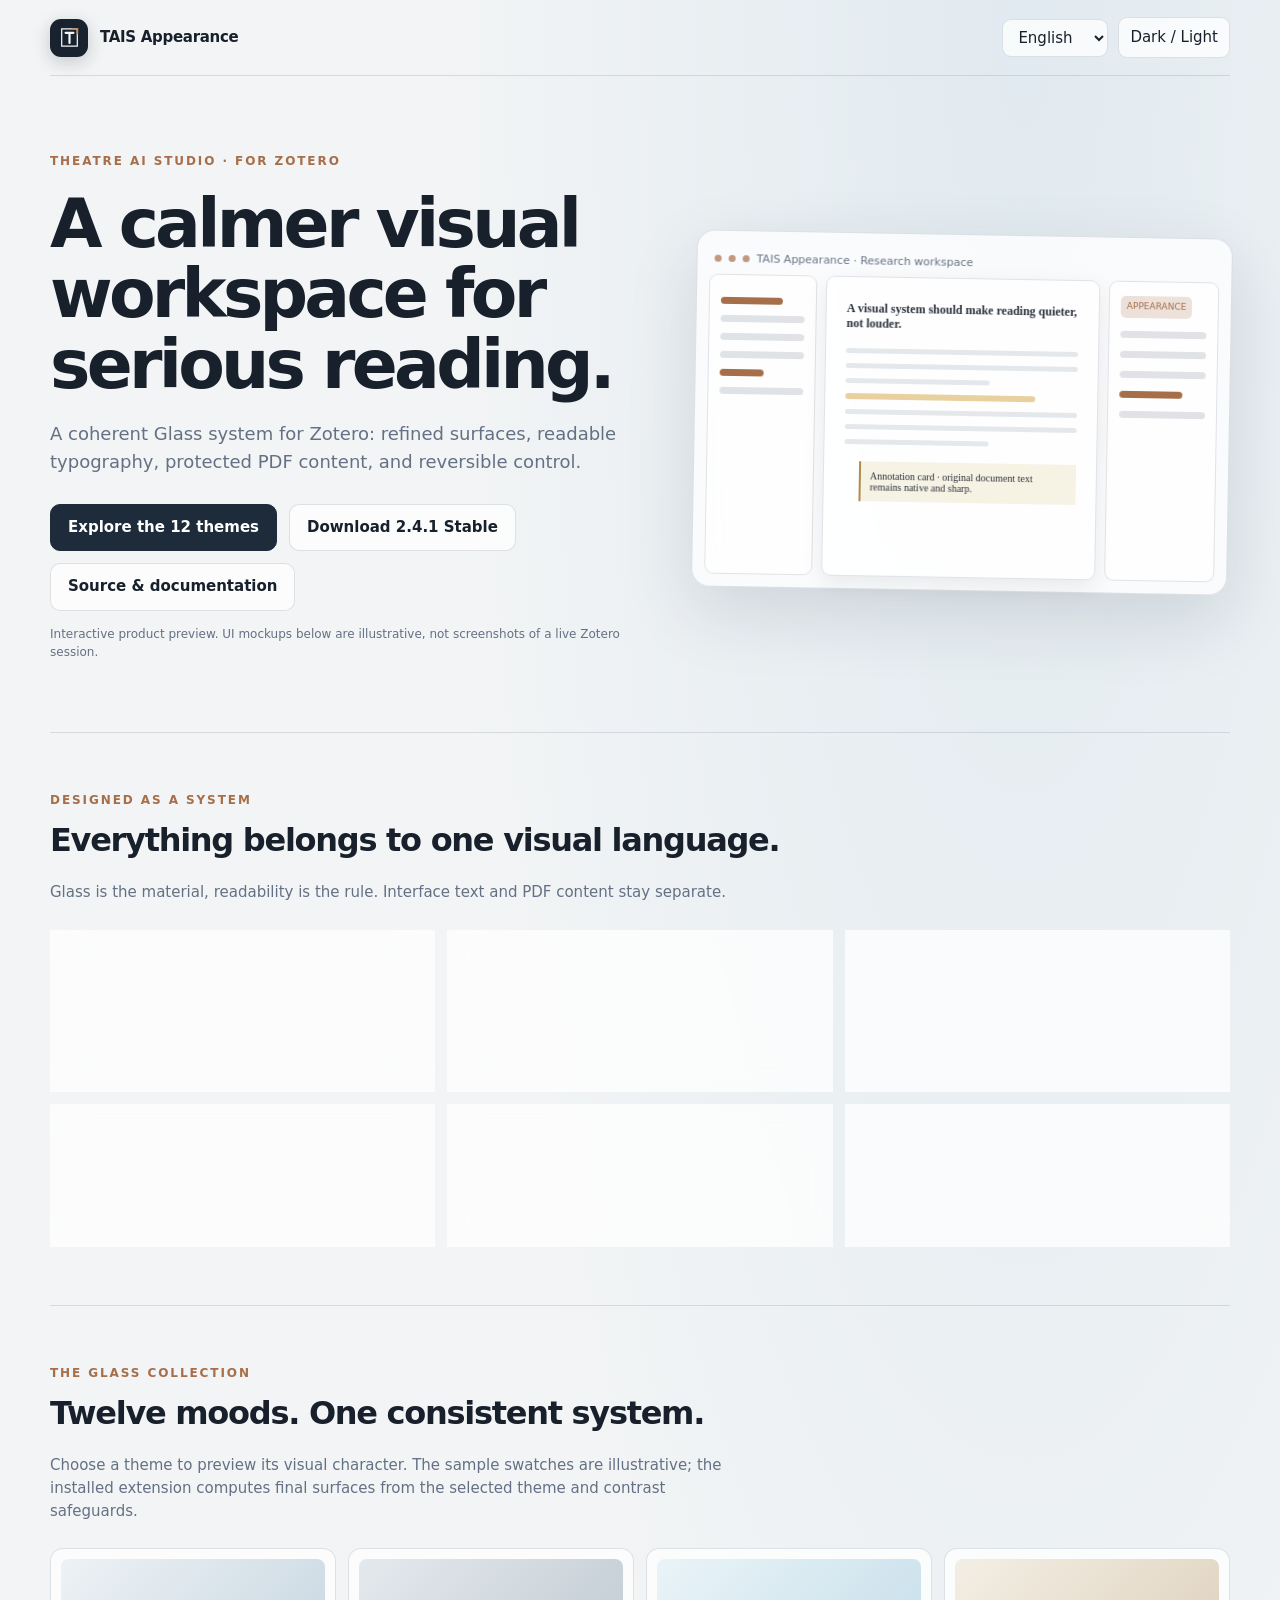
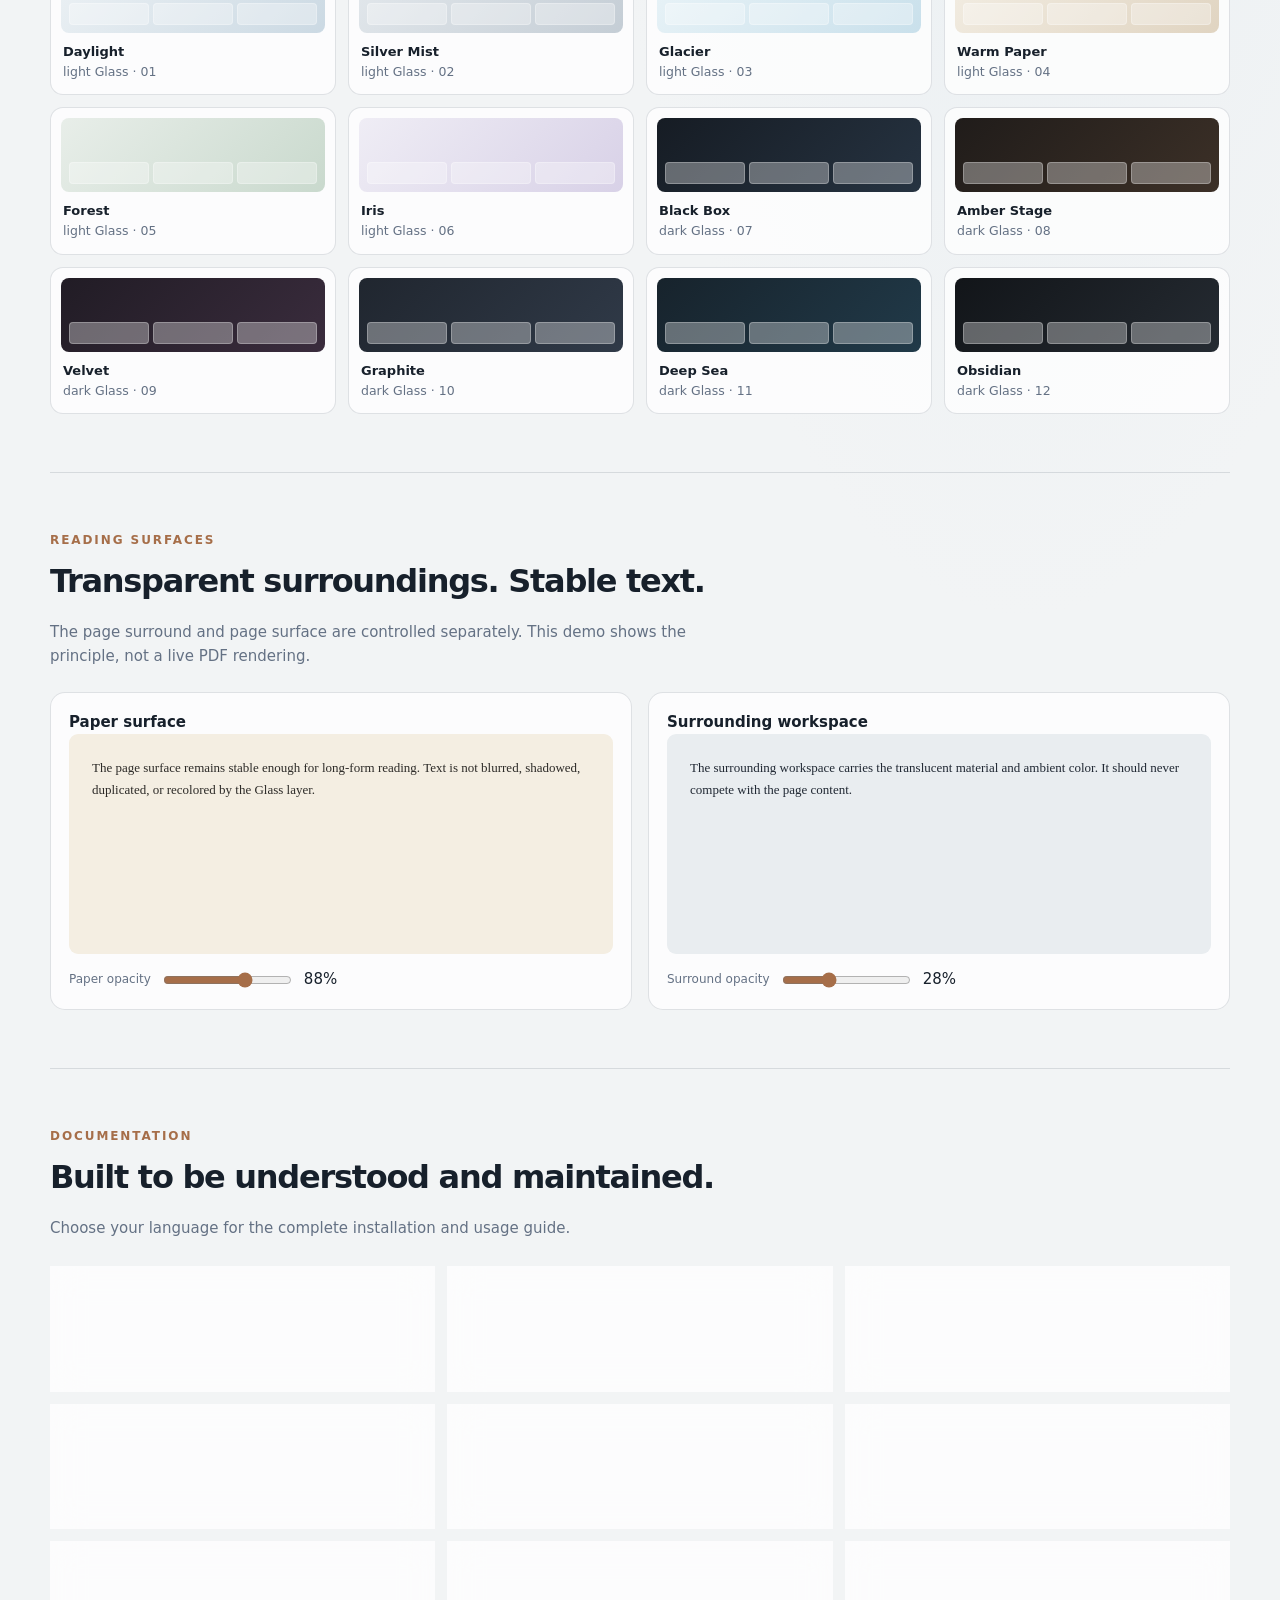
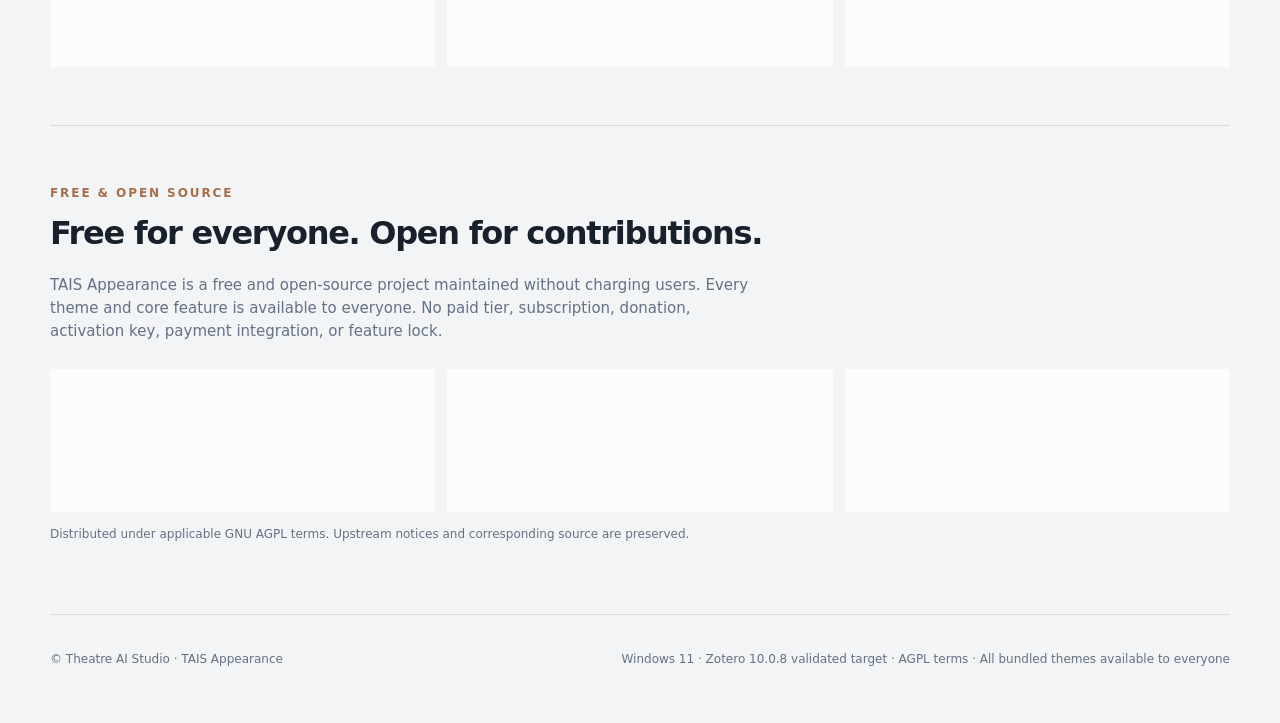
<file: index.html>
<!doctype html>
<html lang="en">
<head>
<meta charset="utf-8"><meta name="viewport" content="width=device-width,initial-scale=1">
<meta name="description" content="TAIS Appearance — a Glass appearance and reading environment for Zotero, by Theatre AI Studio.">
<title>TAIS Appearance — Theatre AI Studio</title>
<style>
:root{color-scheme:light;--bg:#f2f4f5;--ink:#17202b;--muted:#647184;--line:rgba(30,44,62,.13);--panel:rgba(255,255,255,.74);--accent:#a66e49;--shadow:0 24px 70px rgba(27,39,55,.13)}
*{box-sizing:border-box}body{margin:0;background:radial-gradient(ellipse at 80% 0%,#e1eaf0 0,transparent 40%),var(--bg);color:var(--ink);font:15px/1.55 system-ui,-apple-system,"Segoe UI",sans-serif;transition:background .25s,color .25s}
body.dark{color-scheme:dark;--bg:#151a21;--ink:#eef2f7;--muted:#b1bdca;--line:rgba(205,220,238,.15);--panel:rgba(35,43,54,.78);--accent:#d6a47f;--shadow:0 24px 70px rgba(0,0,0,.32);background:radial-gradient(ellipse at 80% 0%,#263545 0,transparent 42%),var(--bg)}
a{color:inherit;text-decoration:none}button,select{font:inherit}button{cursor:pointer}
.wrap{width:min(1180px,calc(100% - 40px));margin:auto}
nav{height:76px;display:flex;align-items:center;justify-content:space-between;border-bottom:1px solid var(--line)}
.brand{display:flex;align-items:center;gap:12px;font-weight:700;letter-spacing:-.02em}.mark{width:38px;height:38px;border-radius:11px;background:#18232f;display:grid;place-items:center;box-shadow:0 5px 18px #18232f33}.mark svg{width:25px;height:25px}
.navright{display:flex;align-items:center;gap:10px}.navright select,.toggle{border:1px solid var(--line);background:var(--panel);color:var(--ink);border-radius:9px;padding:8px 11px}
.hero{padding:76px 0 58px;display:grid;grid-template-columns:1.05fr .95fr;gap:52px;align-items:center}
.eyebrow{color:var(--accent);font-size:12px;letter-spacing:.16em;text-transform:uppercase;font-weight:750}
h1{font-size:clamp(40px,5.3vw,68px);line-height:1.04;letter-spacing:-.055em;margin:18px 0 20px;max-width:660px}
.lead{font-size:18px;color:var(--muted);max-width:570px}
.actions{display:flex;gap:12px;flex-wrap:wrap;margin-top:28px}.btn{border:1px solid var(--line);border-radius:10px;padding:11px 17px;background:var(--panel);color:var(--ink);font-weight:650}.btn.primary{background:#1d2b3a;color:white;border-color:#1d2b3a}
.note{font-size:12px;color:var(--muted);margin-top:14px}
.window{background:var(--panel);border:1px solid var(--line);border-radius:18px;box-shadow:var(--shadow);padding:12px;backdrop-filter:blur(24px);transform:rotate(1deg)}
.wtop{height:31px;display:flex;align-items:center;gap:7px;padding:0 5px;color:var(--muted);font-size:11px}.dot{width:7px;height:7px;border-radius:50%;background:var(--accent);opacity:.7}
.wbody{display:grid;grid-template-columns:108px 1fr 110px;gap:9px;min-height:300px}
.sidebar,.meta,.doc{border:1px solid var(--line);border-radius:9px;background:var(--panel);padding:11px}
.side-line{height:7px;border-radius:5px;background:var(--line);margin:11px 0}.side-line.active{background:var(--accent);width:74%}
.doc{background:rgba(255,255,255,.78);color:#29313b;padding:24px 20px;box-shadow:0 8px 22px rgba(0,0,0,.07)}body.dark .doc{background:rgba(232,237,242,.86);color:#202833}
.dochead{font:600 12px Georgia,serif;margin-bottom:17px}.docline{height:5px;background:#7f8a9633;border-radius:3px;margin:10px 0}.docline.short{width:62%}.highlight{height:6px;width:82%;background:#d4aa4b88;border-radius:3px;margin:10px 0}.annot{margin:17px 0 0 15px;padding:9px;border-left:2px solid #b18a4d;background:#d8bd7a33;font:10px Georgia,serif}
.meta .side-line{margin:13px 0}.meta .pill{font-size:9px;border-radius:5px;background:#a66e4933;color:var(--accent);padding:4px 6px;display:inline-block}
section{padding:58px 0;border-top:1px solid var(--line)}h2{font-size:32px;letter-spacing:-.04em;margin:7px 0 12px} .sub{color:var(--muted);max-width:700px}
.features{display:grid;grid-template-columns:repeat(3,1fr);gap:13px;margin-top:26px}
.card{padding:20px;border:1px solid var(--line);border-radius:14px;background:var(--panel);backdrop-filter:blur(16px)}.num{color:var(--accent);font-size:11px;font-weight:800;letter-spacing:.1em}.card h3{margin:10px 0 6px;font-size:17px}.card p{color:var(--muted);font-size:13px;margin:0}
.themegrid{display:grid;grid-template-columns:repeat(4,1fr);gap:12px;margin-top:24px}.theme{padding:10px;border:1px solid var(--line);border-radius:13px;background:var(--panel);text-align:left;color:var(--ink)}.swatch{height:74px;border-radius:8px;display:flex;align-items:flex-end;padding:8px;gap:4px}.swatch span{height:22px;flex:1;border-radius:4px;background:#ffffff55;border:1px solid #ffffff44}.theme strong{display:block;margin:9px 2px 0;font-size:13px}.theme small{display:block;color:var(--muted);margin:0 2px 3px}
.demo{display:grid;grid-template-columns:1fr 1fr;gap:16px;margin-top:24px}.demoPanel{border:1px solid var(--line);border-radius:15px;background:var(--panel);padding:18px}.paper{background:#f4eee2;color:#2c2a27;border-radius:9px;padding:23px;font:13px/1.7 Georgia,serif;min-height:220px}.paper.darkpaper{background:#e9edf0;color:#202833}.controls{display:flex;align-items:center;gap:10px;flex-wrap:wrap;margin-top:14px}.controls label{font-size:12px;color:var(--muted)}input[type=range]{accent-color:var(--accent)}
footer{padding:35px 0 55px;border-top:1px solid var(--line);color:var(--muted);font-size:12px;display:flex;justify-content:space-between;gap:20px;flex-wrap:wrap}
@media(max-width:820px){.hero{grid-template-columns:1fr;padding-top:48px;gap:30px}.features{grid-template-columns:repeat(2,1fr)}.themegrid{grid-template-columns:repeat(3,1fr)}}
@media(max-width:560px){.wrap{width:calc(100% - 28px)}nav{height:auto;padding:13px 0;align-items:flex-start}.navright{flex-wrap:wrap;justify-content:flex-end}.hero{padding:42px 0}.features,.demo{grid-template-columns:1fr}.themegrid{grid-template-columns:repeat(2,1fr)}.wbody{grid-template-columns:70px 1fr}.meta{display:none}.window{transform:none}}
</style></head>
<body>
<div class="wrap">
<nav><a class="brand" href="#"><span class="mark"><svg viewBox="0 0 32 32" fill="none" aria-hidden="true"><path d="M6 5h20v22H6z" stroke="#F3F5F7" stroke-width="1.6"/><path d="M11 10h10M16 10v13" stroke="#F3F5F7" stroke-width="2.8" stroke-linecap="round"/><path d="M20 5l6 0v6" stroke="#C58E66" stroke-width="2.3" stroke-linecap="round"/></svg></span><span>TAIS Appearance</span></a><div class="navright"><select id="lang" aria-label="Language"><option value="en">English</option><option value="zh">简体中文</option><option value="ja">日本語</option><option value="ko">한국어</option><option value="fr">Français</option></select><button class="toggle" id="mode" type="button">Dark / Light</button></div></nav>
<header class="hero"><div><div class="eyebrow" data-t="eyebrow">THEATRE AI STUDIO · FOR ZOTERO</div><h1 data-t="title">A calmer visual workspace for serious reading.</h1><p class="lead" data-t="lead">A coherent Glass system for Zotero: refined surfaces, readable typography, protected PDF content, and reversible control.</p><div class="actions"><a class="btn primary" href="#themes" data-t="explore">Explore the 12 themes</a><a class="btn" href="https://github.com/LIPO1024/tais-appearance/releases/download/v2.4.1/TAIS_Appearance-2.4.1.xpi" data-t="download">Download 2.4.1 Stable</a><a class="btn" href="https://github.com/LIPO1024/tais-appearance" data-t="source">Source & documentation</a></div><p class="note" data-t="note">Interactive product preview. UI mockups below are illustrative, not screenshots of a live Zotero session.</p></div>
<div class="window" aria-label="Illustrative Zotero workspace preview"><div class="wtop"><i class="dot"></i><i class="dot"></i><i class="dot"></i><span>TAIS Appearance · Research workspace</span></div><div class="wbody"><aside class="sidebar"><div class="side-line active"></div><div class="side-line"></div><div class="side-line"></div><div class="side-line"></div><div class="side-line active" style="width:52%"></div><div class="side-line"></div></aside><article class="doc"><div class="dochead">A visual system should make reading quieter, not louder.</div><div class="docline"></div><div class="docline"></div><div class="docline short"></div><div class="highlight"></div><div class="docline"></div><div class="docline"></div><div class="docline short"></div><div class="annot">Annotation card · original document text remains native and sharp.</div></article><aside class="meta"><span class="pill">APPEARANCE</span><div class="side-line"></div><div class="side-line"></div><div class="side-line"></div><div class="side-line active"></div><div class="side-line"></div></aside></div></div></header>
<section id="features"><div class="eyebrow" data-t="featuresEyebrow">DESIGNED AS A SYSTEM</div><h2 data-t="featuresTitle">Everything belongs to one visual language.</h2><p class="sub" data-t="featuresSub">Glass is the material, readability is the rule. Interface text and PDF content stay separate.</p><div class="features">
<div class="card"><div class="num">01</div><h3 data-t="f1">12 curated Glass presets</h3><p data-t="f1d">Six light and six dark presets with distinct tone, surface hierarchy, borders, and accents.</p></div>
<div class="card"><div class="num">02</div><h3 data-t="f2">Typography that respects reading</h3><p data-t="f2d">Independent controls for Zotero interface text and annotation cards. PDF-embedded fonts are untouched.</p></div>
<div class="card"><div class="num">03</div><h3 data-t="f3">Protected PDF experience</h3><p data-t="f3d">The plugin styles the surrounding environment, not PDF glyphs, canvas pixels, or native selection.</p></div>
<div class="card"><div class="num">04</div><h3 data-t="f4">Reversible previews</h3><p data-t="f4d">Preview, compare, apply, cancel, undo, and restore without rewriting library content.</p></div>
<div class="card"><div class="num">05</div><h3 data-t="f5">Local backgrounds</h3><p data-t="f5d">Built-in Stage Mist and custom images are processed locally. No image upload is required.</p></div>
<div class="card"><div class="num">06</div><h3 data-t="f6">Profiles and Safe Mode</h3><p data-t="f6d">Back up settings, import scoped profiles, inspect conflicts, and return to native Zotero.</p></div>
</div></section>
<section id="themes"><div class="eyebrow" data-t="themesEyebrow">THE GLASS COLLECTION</div><h2 data-t="themesTitle">Twelve moods. One consistent system.</h2><p class="sub" data-t="themesSub">Choose a theme to preview its visual character. The sample swatches are illustrative; the installed extension computes final surfaces from the selected theme and contrast safeguards.</p><div class="themegrid" id="themegrid"></div></section>
<section id="reading"><div class="eyebrow" data-t="readingEyebrow">READING SURFACES</div><h2 data-t="readingTitle">Transparent surroundings. Stable text.</h2><p class="sub" data-t="readingSub">The page surround and page surface are controlled separately. This demo shows the principle, not a live PDF rendering.</p><div class="demo"><div class="demoPanel"><strong data-t="paperLabel">Paper surface</strong><div class="paper" id="paper">The page surface remains stable enough for long-form reading. Text is not blurred, shadowed, duplicated, or recolored by the Glass layer.</div><div class="controls"><label for="paperAlpha" data-t="paperOpacity">Paper opacity</label><input id="paperAlpha" type="range" min="65" max="100" value="88"><output id="paperValue">88%</output></div></div><div class="demoPanel"><strong data-t="surroundLabel">Surrounding workspace</strong><div class="paper darkpaper" id="surround">The surrounding workspace carries the translucent material and ambient color. It should never compete with the page content.</div><div class="controls"><label for="surroundAlpha" data-t="surroundOpacity">Surround opacity</label><input id="surroundAlpha" type="range" min="8" max="65" value="28"><output id="surroundValue">28%</output></div></div></div></section>
<section id="docs"><div class="eyebrow" data-t="docsEyebrow">DOCUMENTATION</div><h2 data-t="docsTitle">Built to be understood and maintained.</h2><p class="sub">Choose your language for the complete installation and usage guide.</p><div class="features"><a class="card" href="https://github.com/LIPO1024/tais-appearance/blob/main/docs/USER_GUIDE.zh-CN.md"><h3>简体中文使用手册</h3><p>安装、主题、字体、背景、个人方案与恢复。</p></a><a class="card" href="https://github.com/LIPO1024/tais-appearance/blob/main/docs/USER_GUIDE.en-US.md"><h3>English user guide</h3><p>Installation, themes, typography, backgrounds, profiles, and recovery.</p></a><a class="card" href="https://github.com/LIPO1024/tais-appearance/blob/main/docs/USER_GUIDE.ja-JP.md"><h3>日本語ユーザーガイド</h3><p>インストール、テーマ、文字設定、背景、プロファイルと復元。</p></a><a class="card" href="https://github.com/LIPO1024/tais-appearance/blob/main/docs/USER_GUIDE.ko-KR.md"><h3>한국어 사용 설명서</h3><p>설치, 테마, 글꼴, 배경, 프로필 및 복구 안내.</p></a><a class="card" href="https://github.com/LIPO1024/tais-appearance/blob/main/docs/USER_GUIDE.fr-FR.md"><h3>Guide utilisateur français</h3><p>Installation, thèmes, typographie, arrière-plans, profils et restauration.</p></a><a class="card" href="https://github.com/LIPO1024/tais-appearance/blob/main/docs/I18N-STATUS.md"><h3>Language coverage & review</h3><p>Five interface languages. Translation drafts are complete; native-speaker review remains pending.</p></a><a class="card" href="https://github.com/LIPO1024/tais-appearance/blob/main/docs/COMPATIBILITY.md"><h3>Compatibility matrix</h3><p>See tested targets and the platform support boundary.</p></a><a class="card" href="https://github.com/LIPO1024/tais-appearance/blob/main/docs/PLATFORM-ADAPTER-ARCHITECTURE.md"><h3>Platform adapters</h3><p>Understand the Windows backend and macOS/Linux research paths.</p></a><a class="card" href="https://github.com/LIPO1024/tais-appearance/blob/main/docs/LOCALIZATION-GLOSSARY.md"><h3>Localization glossary</h3><p>Five-language terminology and the native review workflow.</p></a></div></section>
<section id="opensource"><div class="eyebrow" data-t="openEyebrow">FREE & OPEN SOURCE</div><h2 data-t="openTitle">Free for everyone. Open for contributions.</h2><p class="sub" data-t="openSub">TAIS Appearance is a free and open-source project maintained without charging users. Every theme and core feature is available to everyone. No paid tier, subscription, donation, activation key, payment integration, or feature lock.</p><div class="features"><a class="card" href="https://github.com/LIPO1024/tais-appearance"><div class="num">01</div><h3 data-t="openCode">Explore the source</h3><p data-t="openCodeD">Read the code, inspect the license, and build the plugin yourself.</p></a><a class="card" href="https://github.com/LIPO1024/tais-appearance/issues"><div class="num">02</div><h3 data-t="openIssues">Report issues</h3><p data-t="openIssuesD">Share reproducible bugs, compatibility findings, and practical suggestions.</p></a><a class="card" href="https://github.com/LIPO1024/tais-appearance/blob/main/CONTRIBUTING.md"><div class="num">03</div><h3 data-t="openContribute">Contribute</h3><p data-t="openContributeD">Help with code, documentation, translation review, and testing.</p></a></div><p class="note" data-t="openLicense">Distributed under applicable GNU AGPL terms. Upstream notices and corresponding source are preserved.</p></section>
<footer><span>© Theatre AI Studio · TAIS Appearance</span><span data-t="footer">Windows 11 · Zotero 10.0.8 validated target · AGPL terms · All bundled themes available to everyone</span></footer>
</div>
<script>
const themes=[
['Daylight','light','#edf2f5','#cbd9e3','#a9c0d2','#8c9eaa'],['Silver Mist','light','#e4e9ed','#c4cdd5','#aebbc5','#8598a7'],['Glacier','light','#eaf4f8','#c9e0eb','#9fc6d8','#739fb8'],['Warm Paper','light','#f3eee4','#e0d4c1','#c6b69e','#9f8667'],['Forest','light','#e8eee9','#c9d9cd','#a9c1af','#6e927a'],['Iris','light','#efedf5','#d8d1e7','#bcb0d8','#8875ae'],['Black Box','dark','#161c24','#263341','#38495b','#b58a68'],['Amber Stage','dark','#201c1a','#3c3027','#72533a','#d5a16f'],['Velvet','dark','#211c25','#3a2c3d','#5b4260','#c29ab8'],['Graphite','dark','#20262f','#303a48','#3d4a5b','#91b8df'],['Deep Sea','dark','#17232c','#213a49','#315568','#78b7cf'],['Obsidian','dark','#121519','#252b32','#3a424c','#d3d9e1']];
const grid=document.getElementById('themegrid');themes.forEach((t,i)=>{const b=document.createElement('button');b.className='theme';b.type='button';b.innerHTML='<div class="swatch" style="background:linear-gradient(135deg,'+t[2]+','+t[3]+')"><span></span><span></span><span></span></div><strong>'+t[0]+'</strong><small>'+t[1]+' Glass · '+String(i+1).padStart(2,'0')+'</small>';b.addEventListener('click',()=>{document.body.classList.toggle('dark',t[1]==='dark');document.querySelectorAll('.theme').forEach(x=>x.style.outline='none');b.style.outline='2px solid var(--accent)';});grid.appendChild(b);});
document.getElementById('mode').addEventListener('click',()=>document.body.classList.toggle('dark'));
for(const [id,out] of [['paperAlpha','paperValue'],['surroundAlpha','surroundValue']])document.getElementById(id).addEventListener('input',e=>{document.getElementById(out).textContent=e.target.value+'%';if(id==='paperAlpha')document.getElementById('paper').style.opacity=Number(e.target.value)/100;else document.getElementById('surround').style.opacity=Number(e.target.value)/100;});
const copy={"en":{"eyebrow":"THEATRE AI STUDIO · FOR ZOTERO","title":"A calmer visual workspace for serious reading.","lead":"A coherent Glass system for Zotero: refined surfaces, readable typography, protected PDF content, and reversible control.","explore":"Explore the 12 themes","source":"Source & documentation","note":"Interactive product preview. UI mockups below are illustrative, not screenshots of a live Zotero session.","featuresEyebrow":"DESIGNED AS A SYSTEM","featuresTitle":"Everything belongs to one visual language.","featuresSub":"Glass is the material, readability is the rule. Interface text and PDF content stay separate.","f1":"12 curated Glass presets","f1d":"Six light and six dark presets with distinct tone, surface hierarchy, borders, and accents.","f2":"Typography that respects reading","f2d":"Independent controls for Zotero interface text and annotation cards. PDF-embedded fonts are untouched.","f3":"Protected PDF experience","f3d":"The plugin styles the surrounding environment, not PDF glyphs, canvas pixels, or native selection.","f4":"Reversible previews","f4d":"Preview, compare, apply, cancel, undo, and restore without rewriting library content.","f5":"Local backgrounds","f5d":"Built-in Stage Mist and custom images are processed locally. No image upload is required.","f6":"Profiles and Safe Mode","f6d":"Back up settings, import scoped profiles, inspect conflicts, and return to native Zotero.","themesEyebrow":"THE GLASS COLLECTION","themesTitle":"Twelve moods. One consistent system.","themesSub":"Choose a theme to preview its visual character. The sample swatches are illustrative; the installed extension computes final surfaces from the selected theme and contrast safeguards.","readingEyebrow":"READING SURFACES","readingTitle":"Transparent surroundings. Stable text.","readingSub":"The page surround and page surface are controlled separately. This demo shows the principle, not a live PDF rendering.","paperLabel":"Paper surface","paperOpacity":"Paper opacity","surroundLabel":"Surrounding workspace","surroundOpacity":"Surround opacity","docsEyebrow":"DOCUMENTATION","docsTitle":"Built to be understood and maintained.","guide":"User guide · English","guideD":"Installation, themes, typography, backgrounds, profiles, and recovery.","zh":"Simplified Chinese guide","zhD":"Installation, settings, privacy, license, and compatibility.","i18n":"Language coverage","i18nD":"Five interface languages. Machine translation draft; native review is still required.","footer":"Windows 11 · Zotero 10.0.8 validated target · AGPL terms · All bundled themes available to everyone","download":"Download 2.4.1 Stable"},"zh":{"eyebrow":"THEATRE AI STUDIO · ZOTERO 外观扩展","title":"让严肃阅读拥有更安静的视觉工作空间。","lead":"为 Zotero 提供统一的 Glass 系统：克制的材质、清晰的文字、受保护的 PDF 内容，以及可撤销的控制。","explore":"查看12套主题","source":"源码与文档","note":"交互式产品预览。下方界面为示意模型，并非实时 Zotero 截图。","featuresEyebrow":"系统化设计","featuresTitle":"所有界面共享同一种视觉语言。","featuresSub":"Glass 是材质，可读性是规则。界面文字与 PDF 内容严格分离。","f1":"12套精选 Glass 模板","f1d":"六套浅色、六套深色，具有不同色调、材质层级、边界与强调色。","f2":"尊重阅读的字体控制","f2d":"Zotero界面文字与批注卡片独立控制，不替换PDF内嵌字体。","f3":"保护PDF阅读","f3d":"插件只处理阅读环境，不修改PDF字形、画布像素或原生选择。","f4":"可逆预览","f4d":"预览、比较、应用、取消、撤销与恢复，不改写文献库内容。","f5":"本地背景","f5d":"内置舞台雾光与自定义图片均在本地处理，不需要上传图片。","f6":"方案与安全模式","f6d":"备份设置、导入指定范围方案、检查冲突并恢复Zotero原生外观。","themesEyebrow":"GLASS 主题系列","themesTitle":"十二种气质，一套统一系统。","themesSub":"选择主题查看视觉特征。色板为示意，插件会根据主题与对比度保护计算最终材质。","readingEyebrow":"阅读表面","readingTitle":"外围透明，文字稳定。","readingSub":"页面外围与纸面分别控制。此处展示设计原理，不是真实PDF渲染。","paperLabel":"纸面","paperOpacity":"纸面不透明度","surroundLabel":"外围工作区","surroundOpacity":"外围不透明度","docsEyebrow":"产品文档","docsTitle":"为理解与长期维护而设计。","guide":"使用手册 · 英文","guideD":"安装、主题、字体、背景、方案与恢复。","zh":"简体中文手册","zhD":"安装、设置、隐私、许可与兼容性。","i18n":"语言覆盖","i18nD":"支持五种界面语言。当前为机器翻译初稿，仍需母语审校。","footer":"Windows 11 · 已验证 Zotero 10.0.8 · AGPL许可 · 所有内置主题向所有用户开放","download":"下载 2.4.1 Stable"},"ja":{"eyebrow":"シアターAIスタジオ・フォーゾテロ","title":"真剣な読書のための、落ち着いたビジュアルなワークスペース。","lead":"Zotero 用の一貫した Glass システム: 洗練された表面、読みやすいタイポグラフィ、保護された PDF コンテンツ、および可逆制御。","explore":"12 のテーマを探索する","source":"ソースとドキュメント","note":"インタラクティブな製品プレビュー。以下の UI モックアップは説明用であり、Zotero のライブ セッションのスクリーンショットではありません。","featuresEyebrow":"システムとして設計","featuresTitle":"すべては 1 つの視覚言語に属します。","featuresSub":"ガラスが素材であり、読みやすさが原則です。インターフェイスのテキストと PDF コンテンツは分離されたままになります。","f1":"12 個の厳選された Glass プリセット","f1d":"明確なトーン、表面階層、境界線、アクセントを備えた 6 つの明るいプリセットと 6 つの暗いプリセット。","f2":"読書を尊重したタイポグラフィー","f2d":"Zotero インターフェースのテキストと注釈カードの独立したコントロール。 PDF に埋め込まれたフォントは変更されません。","f3":"保護された PDF エクスペリエンス","f3d":"このプラグインは、PDF グリフ、キャンバス ピクセル、ネイティブ選択ではなく、周囲の環境をスタイルします。","f4":"可逆プレビュー","f4d":"ライブラリのコンテンツを書き換えることなく、プレビュー、比較、適用、キャンセル、元に戻し、復元できます。","f5":"地元の背景","f5d":"内蔵の Stage Mist とカスタム イメージはローカルで処理されます。画像のアップロードは必要ありません。","f6":"プロファイルとセーフモード","f6d":"設定をバックアップし、スコープ付きプロファイルをインポートし、競合を検査して、ネイティブ Zotero に戻ります。","themesEyebrow":"ガラスコレクション","themesTitle":"12 の気分。一貫した 1 つのシステム。","themesSub":"テーマを選択して、その視覚的な特徴をプレビューします。サンプル見本は説明用です。インストールされた拡張機能は、選択したテーマとコントラスト保護手段から最終的なサーフェスを計算します。","readingEyebrow":"読書面","readingTitle":"透明感のある周囲。安定のテキスト。","readingSub":"ページの周囲とページの表面は個別に制御されます。このデモは原理を示すものであり、ライブ PDF レンダリングではありません。","paperLabel":"紙面","paperOpacity":"紙の不透明度","surroundLabel":"周囲のワークスペース","surroundOpacity":"周囲の不透明度","docsEyebrow":"文書化","docsTitle":"理解して維持できるように構築されています。","guide":"ユーザーガイド・英語","guideD":"インスタレーション、テーマ、タイポグラフィ、背景、プロフィール、リカバリ。","zh":"簡体字中国語ガイド","zhD":"インストール、設定、プライバシー、ライセンス、互換性。","i18n":"対応言語","i18nD":"5 つのインターフェース言語。機械翻訳の草稿。ネイティブレビューは依然として必要です。","footer":"Windows 11 · Zotero 10.0.8 検証済みターゲット · AGPL 条件 · バンドルされているすべてのテーマを誰でも利用可能","download":"2.4.1 Stable をダウンロード"},"ko":{"eyebrow":"THEATER AI STUDIO · FOR ZOTERO","title":"진지한 독서를 위한 차분한 시각적 작업 공간.","lead":"Zotero를 위한 일관된 Glass 시스템: 세련된 표면, 읽을 수 있는 타이포그래피, 보호된 PDF 콘텐츠 및 되돌릴 수 있는 제어.","explore":"12가지 테마 살펴보기","source":"소스 및 문서","note":"대화형 제품 미리보기. 아래 UI 모형은 설명을 위한 것이며 라이브 Zotero 세션의 스크린샷이 아닙니다.","featuresEyebrow":"시스템으로 설계","featuresTitle":"모든 것은 하나의 시각적 언어에 속합니다.","featuresSub":"유리가 재료이고 가독성이 원칙입니다. 인터페이스 텍스트와 PDF 콘텐츠는 별도로 유지됩니다.","f1":"선별된 Glass 사전 설정 12개","f1d":"뚜렷한 톤, 표면 계층 구조, 테두리 및 액센트를 갖춘 6개의 밝은 사전 설정과 6개의 어두운 사전 설정.","f2":"독서를 존중하는 타이포그래피","f2d":"Zotero 인터페이스 텍스트 및 주석 카드를 독립적으로 제어합니다. PDF에 포함된 글꼴은 그대로 유지됩니다.","f3":"보호된 PDF 환경","f3d":"플러그인은 PDF 글리프, 캔버스 픽셀 또는 기본 선택이 아닌 주변 환경의 스타일을 지정합니다.","f4":"되돌릴 수 있는 미리보기","f4d":"라이브러리 콘텐츠를 다시 작성하지 않고도 미리보기, 비교, 적용, 취소, 실행 취소 및 복원이 가능합니다.","f5":"지역적 배경","f5d":"내장된 스테이지 미스트와 사용자 정의 이미지는 로컬에서 처리됩니다. 이미지 업로드가 필요하지 않습니다.","f6":"프로필 및 안전 모드","f6d":"설정을 백업하고, 범위가 지정된 프로필을 가져오고, 충돌을 검사하고, 기본 Zotero로 돌아갑니다.","themesEyebrow":"유리 컬렉션","themesTitle":"12가지 기분. 하나의 일관된 시스템.","themesSub":"테마의 시각적 특성을 미리 보려면 테마를 선택하세요. 샘플 견본은 예시용입니다. 설치된 확장 프로그램은 선택한 테마 및 대비 보호 장치에서 최종 표면을 계산합니다.","readingEyebrow":"독서 표면","readingTitle":"투명한 주변 환경. 안정적인 텍스트.","readingSub":"페이지 둘러싸기와 페이지 표면은 별도로 제어됩니다. 이 데모는 라이브 PDF 렌더링이 아닌 원리를 보여줍니다.","paperLabel":"종이 표면","paperOpacity":"종이 불투명도","surroundLabel":"주변 작업 공간","surroundOpacity":"서라운드 불투명도","docsEyebrow":"문서화","docsTitle":"이해하고 유지 관리할 수 있도록 제작되었습니다.","guide":"사용자 가이드 · 영어","guideD":"설치, 테마, 타이포그래피, 배경, 프로필 및 복구.","zh":"중국어 간체 가이드","zhD":"설치, 설정, 개인 정보 보호, 라이센스 및 호환성.","i18n":"언어 적용 범위","i18nD":"5가지 인터페이스 언어. 기계번역 초안; 네이티브 리뷰는 여전히 필요합니다.","footer":"Windows 11 · Zotero 10.0.8 검증 대상 · AGPL 약관 · 모든 사람이 사용할 수 있는 모든 번들 테마","download":"2.4.1 Stable 다운로드"},"fr":{"eyebrow":"STUDIO D'IA DE THÉÂTRE · POUR ZOTERO","title":"Un espace de travail visuel plus calme pour une lecture sérieuse.","lead":"Un système Glass cohérent pour Zotero : surfaces épurées, typographie lisible, contenu PDF protégé et contrôle réversible.","explore":"Explorez les 12 thèmes","source":"Sources et documentation","note":"Aperçu interactif du produit. Les maquettes d'interface utilisateur ci-dessous sont des illustrations et non des captures d'écran d'une session Zotero en direct.","featuresEyebrow":"CONÇU COMME UN SYSTÈME","featuresTitle":"Tout appartient à un seul langage visuel.","featuresSub":"Le verre est le matériau, la lisibilité est la règle. Le texte de l'interface et le contenu PDF restent séparés.","f1":"12 préréglages de verre sélectionnés","f1d":"Six préréglages clairs et six sombres avec des tons, une hiérarchie de surface, des bordures et des accents distincts.","f2":"Une typographie qui respecte la lecture","f2d":"Contrôles indépendants pour le texte et les cartes d'annotation de l'interface Zotero. Les polices intégrées au PDF sont intactes.","f3":"Expérience PDF protégée","f3d":"Le plugin stylise l'environnement environnant, pas les glyphes PDF, les pixels du canevas ou la sélection native.","f4":"Aperçus réversibles","f4d":"Prévisualisez, comparez, appliquez, annulez, annulez et restaurez sans réécrire le contenu de la bibliothèque.","f5":"Origines locales","f5d":"La brume de scène intégrée et les images personnalisées sont traitées localement. Aucun téléchargement d’image n’est requis.","f6":"Profils et mode sans échec","f6d":"Sauvegardez les paramètres, importez des profils étendus, inspectez les conflits et revenez à Zotero natif.","themesEyebrow":"LA COLLECTION DE VERRE","themesTitle":"Douze ambiances. Un système cohérent.","themesSub":"Choisissez un thème pour prévisualiser son caractère visuel. Les échantillons sont illustratifs ; l'extension installée calcule les surfaces finales à partir du thème sélectionné et des sauvegardes de contraste.","readingEyebrow":"SURFACES DE LECTURE","readingTitle":"Un environnement transparent. Texte stable.","readingSub":"Le contour de la page et la surface de la page sont contrôlés séparément. Cette démo montre le principe, pas un rendu PDF en direct.","paperLabel":"Surface du papier","paperOpacity":"Opacité du papier","surroundLabel":"Espace de travail environnant","surroundOpacity":"Opacité périphérique","docsEyebrow":"DOCUMENTATION","docsTitle":"Construit pour être compris et entretenu.","guide":"Guide de l'utilisateur · Anglais","guideD":"Installation, thèmes, typographie, arrière-plans, profils et récupération.","zh":"Guide chinois simplifié","zhD":"Installation, paramètres, confidentialité, licence et compatibilité.","i18n":"Couverture linguistique","i18nD":"Cinq langues d'interface. Projet de traduction automatique ; un examen natif est toujours requis.","footer":"Windows 11 · Cible validée Zotero 10.0.8 · Conditions AGPL · Tous les thèmes groupés accessibles à tous","download":"Télécharger TAIS Appearance 2.4.1 Stable"}};
Object.assign(copy.en,{openEyebrow:"FREE & OPEN SOURCE",openTitle:"Free for everyone. Open for contributions.",openSub:"TAIS Appearance is a free and open-source project maintained without charging users. Every theme and core feature is available to everyone. No paid tier, subscription, donation, activation key, payment integration, or feature lock.",openCode:"Explore the source",openCodeD:"Read the code, inspect the license, and build the plugin yourself.",openIssues:"Report issues",openIssuesD:"Share reproducible bugs, compatibility findings, and practical suggestions.",openContribute:"Contribute",openContributeD:"Help with code, documentation, translation review, and testing.",openLicense:"Distributed under applicable GNU AGPL terms. Upstream notices and corresponding source are preserved."});
Object.assign(copy.zh,{openEyebrow:"免费与开源",openTitle:"永久免费，欢迎共同改进。",openSub:"TAIS Appearance 是免费开源项目，维护者不向用户收费。全部主题与核心功能向所有人开放，不设付费版、订阅、捐赠、激活码、支付接入或功能锁。",openCode:"查看完整源码",openCodeD:"阅读代码、检查许可证，也可以自行构建插件。",openIssues:"反馈问题",openIssuesD:"提交可复现的错误、兼容性测试结果与改进建议。",openContribute:"参与贡献",openContributeD:"欢迎参与代码、文档、翻译审校与测试。",openLicense:"依照适用的 GNU AGPL 条款分发，并保留上游声明与对应源代码。"});
Object.assign(copy.ja,{openEyebrow:"無料・オープンソース",openTitle:"誰でも無料。改善への参加も歓迎します。",openSub:"TAIS Appearance は無料のオープンソースプロジェクトです。開発者は利用者に料金を請求しません。すべてのテーマとコア機能を誰でも利用できます。有料版、サブスクリプション、寄付、アクティベーションキー、決済機能、機能制限はありません。",openCode:"ソースコードを見る",openCodeD:"コードとライセンスを確認し、自分でビルドできます。",openIssues:"問題を報告",openIssuesD:"再現可能な不具合、互換性の検証結果、改善案を共有してください。",openContribute:"開発に参加",openContributeD:"コード、ドキュメント、翻訳の校閲、テストへの協力を歓迎します。",openLicense:"適用される GNU AGPL の条件で配布し、上流の表示と対応ソースコードを保持します。"});
Object.assign(copy.ko,{openEyebrow:"무료 오픈 소스",openTitle:"누구나 무료로 사용하고 함께 개선할 수 있습니다.",openSub:"TAIS Appearance는 무료 오픈 소스 프로젝트이며 유지 관리자는 사용자에게 요금을 청구하지 않습니다. 모든 테마와 핵심 기능을 누구나 사용할 수 있습니다. 유료 버전, 구독, 기부, 활성화 키, 결제 연동 또는 기능 잠금이 없습니다.",openCode:"소스 코드 보기",openCodeD:"코드와 라이선스를 확인하고 직접 플러그인을 빌드할 수 있습니다.",openIssues:"문제 신고",openIssuesD:"재현 가능한 버그, 호환성 테스트 결과 및 개선 제안을 공유해 주세요.",openContribute:"프로젝트 기여",openContributeD:"코드, 문서, 번역 검토 및 테스트에 참여해 주세요.",openLicense:"적용되는 GNU AGPL 조건에 따라 배포하며 상위 저작권 고지와 해당 소스 코드를 보존합니다."});
Object.assign(copy.fr,{openEyebrow:"GRATUIT ET OPEN SOURCE",openTitle:"Gratuit pour tous. Ouvert aux contributions.",openSub:"TAIS Appearance est un projet gratuit et open source dont les mainteneurs ne facturent pas les utilisateurs. Tous les thèmes et toutes les fonctions principales sont accessibles à tous. Aucun abonnement, don, clé d’activation, paiement intégré ni verrouillage de fonctionnalité.",openCode:"Explorer le code source",openCodeD:"Lire le code, consulter la licence et compiler vous-même le plugin.",openIssues:"Signaler un problème",openIssuesD:"Partager des bugs reproductibles, des résultats de compatibilité et des suggestions.",openContribute:"Contribuer",openContributeD:"Participer au code, à la documentation, à la révision des traductions et aux tests.",openLicense:"Distribué selon les conditions GNU AGPL applicables. Les mentions amont et le code source correspondant sont conservés."});
document.getElementById('lang').addEventListener('change',e=>{const d=copy[e.target.value]||copy.en;document.documentElement.lang=e.target.value==='zh'?'zh-CN':e.target.value;document.querySelectorAll('[data-t]').forEach(el=>{const k=el.dataset.t;if(d[k])el.textContent=d[k];});});
</script></body></html>
</file>
